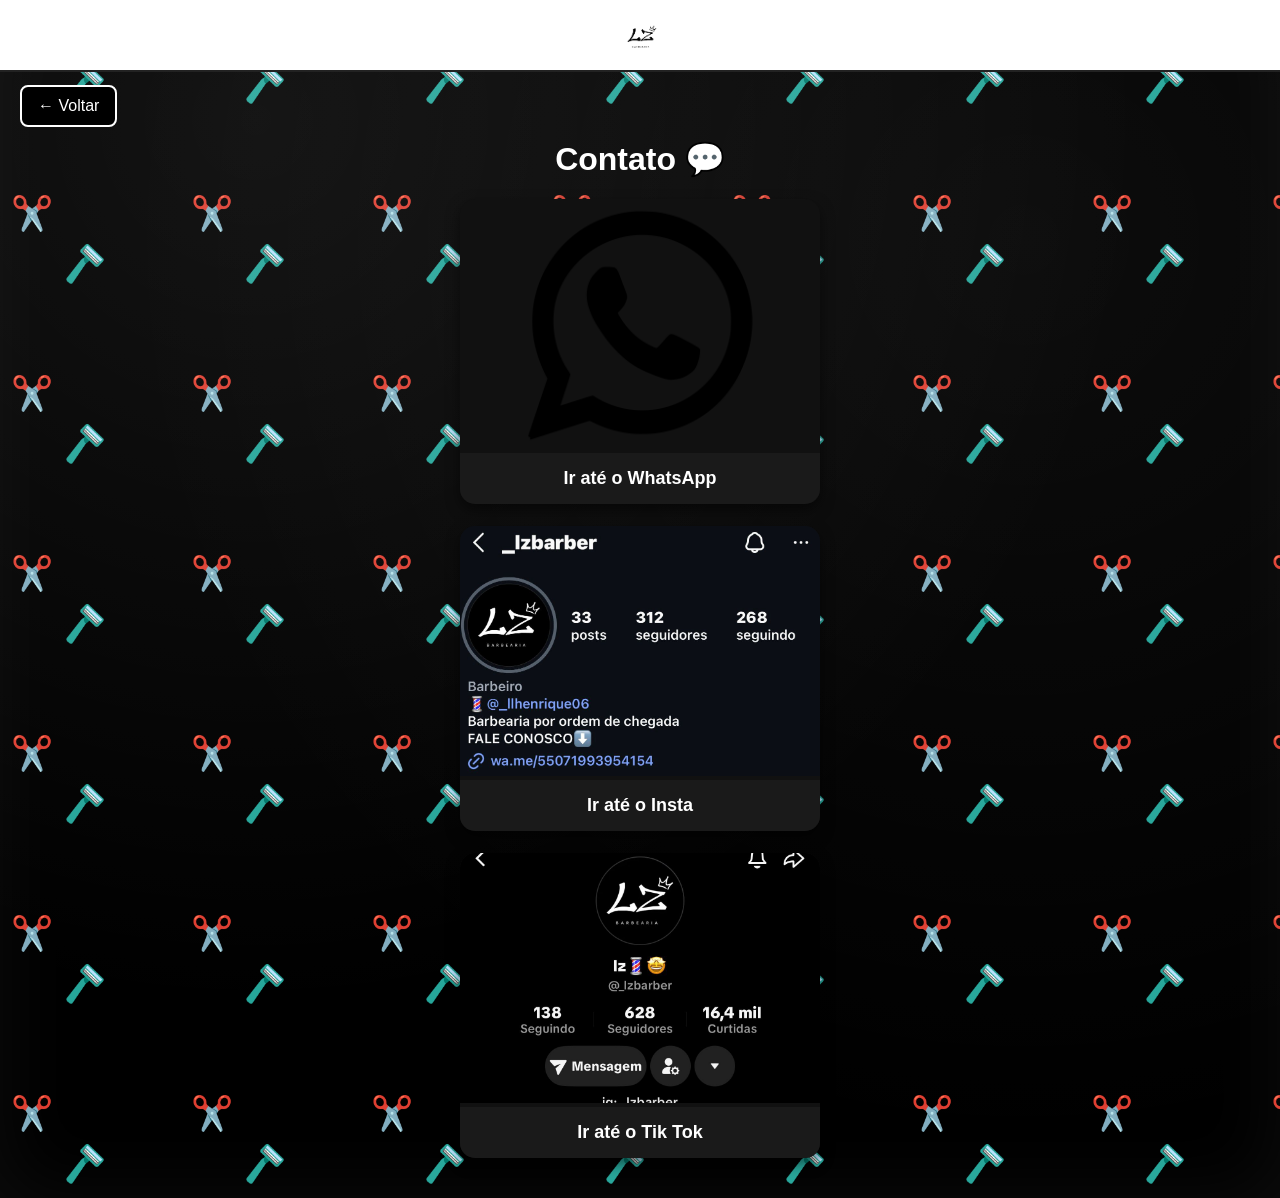
<file: contato.html>
<!DOCTYPE html>
<html lang="pt-BR">
<head>
    <meta charset="UTF-8">
    <meta name="viewport" content="width=device-width, initial-scale=1.0">
    <title>Contato - LZ Barber</title>

    <!-- AGORA O CSS CARREGA DE VERDADE -->
    <link rel="stylesheet" href="style.css">

    <style>
        /* ======================
           ENTRADA
        =======================*/
        .cont-page {
            opacity: 1 !important;
            padding: 120px 20px 40px;
            animation: contFadeIn 0.5s ease-out forwards;
        }

        @keyframes contFadeIn {
            from { opacity: 0; transform: translateY(40px); }
            to   { opacity: 1; transform: translateY(0); }
        }

        /* ======================
           SAÍDA
        =======================*/
        .exit {
            animation: contFadeOut 0.45s ease forwards !important;
        }

        @keyframes contFadeOut {
            from { opacity: 1; transform: translateY(0); }
            to   { opacity: 0; transform: translateY(40px); }
        }

        /* ======================
           BOTÃO VOLTAR
        =======================*/
        #voltarBtn {
            position: fixed;
            top: 85px;
            left: 20px;
            background: #000;
            color: #fff;
            border: 2px solid #fff;
            padding: 10px 16px;
            border-radius: 8px;
            font-size: 16px;
            cursor: pointer;
            z-index: 9000;
            transition: .25s;
        }

        #voltarBtn:hover {
            transform: scale(1.05);
        }

        /* ======================
           CARDS CONTATO
        =======================*/
        .contato-card {
            max-width: 360px;
            margin: 0 auto;
        }

        .contato-card .overlay h2 {
            font-size: 18px;
            font-weight: bold;
        }
    </style>
</head>

<body>

<!-- HEADER -->
<div class="header">
    <img src="img/branca.jpg" alt="">
</div>

<!-- BOTÃO VOLTAR -->
<button id="voltarBtn">← Voltar</button>

<!-- CONTEÚDO -->
<div id="contPage" class="cont-page">

    <h1>Contato 💬</h1>

    <div class="cards">

        <!-- WHATSAPP -->
        <div class="main-card contato-card" onclick="window.open('https://wa.me/5571993954154','_blank')">
            <img src="img/whats.png">
            <div class="overlay"><h2>Ir até o WhatsApp</h2></div>
        </div>

        <!-- INSTAGRAM -->
        <div class="main-card contato-card" onclick="window.open('https://instagram.com/_lzbarber','_blank')">
            <img src="img/insta.jpg">
            <div class="overlay"><h2>Ir até o Insta</h2></div>
        </div>

        <!-- TIKTOK -->
        <div class="main-card contato-card" onclick="window.open('https://www.tiktok.com/@_lzbarber','_blank')">
            <img src="img/tiktok.jpg">
            <div class="overlay"><h2>Ir até o Tik Tok</h2></div>
        </div>

    </div>

</div>

<script>
    document.getElementById("voltarBtn").addEventListener("click", () => {
        const page = document.getElementById("contPage");

        page.classList.add("exit");

        setTimeout(() => {
            window.location = "index.html";
        }, 350);
    });
</script>

</body>
</html>
</file>
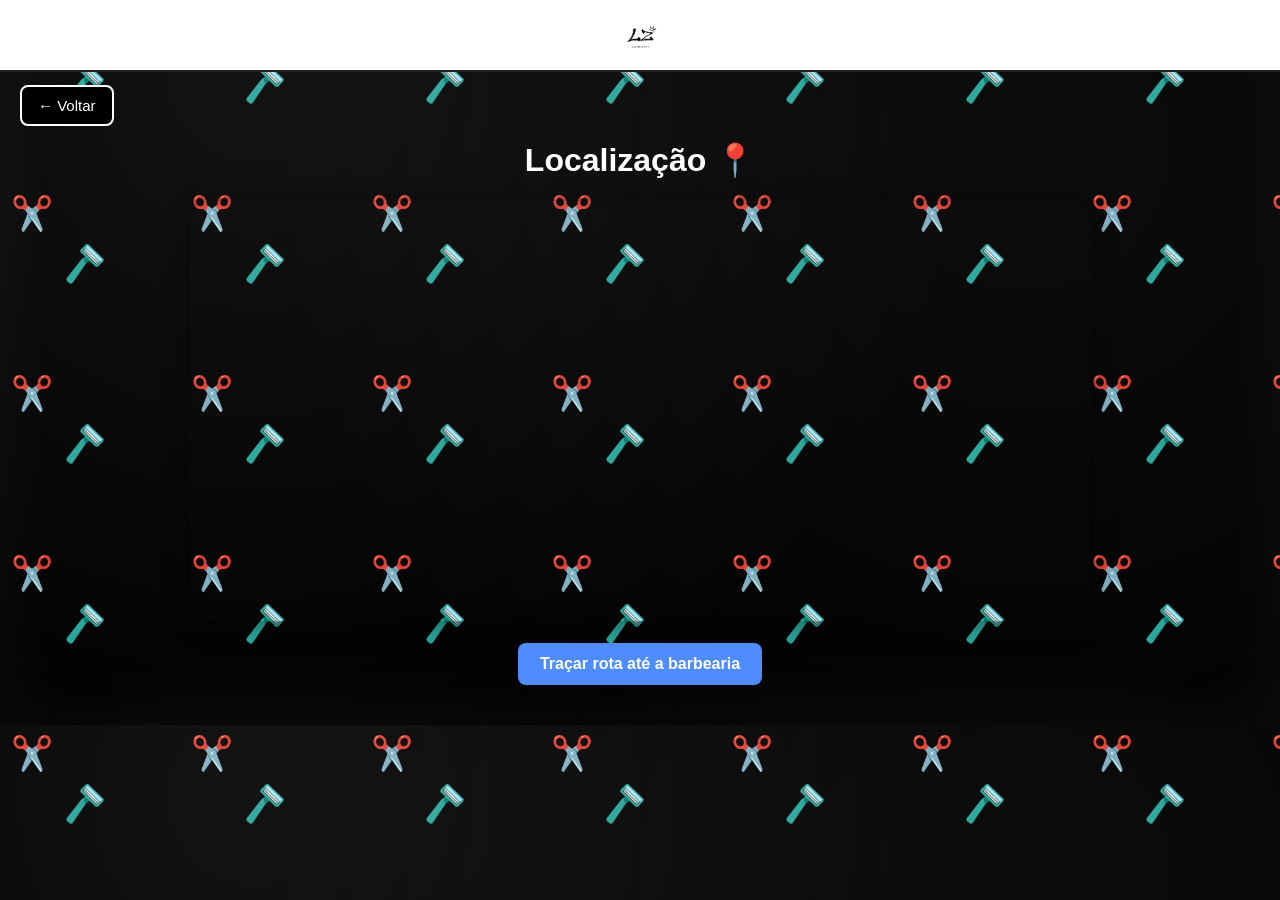
<file: localizacao.html>
<!DOCTYPE html>
<html lang="pt-BR">
<head>
    <meta charset="UTF-8">
    <meta name="viewport" content="width=device-width, initial-scale=1.0">
    <title>Localização - LZ Barber</title>

    <link rel="stylesheet" href="style.css">

    <style>
        /* container animado */
        .loc-container {
            animation: fadeInUp 0.6s ease forwards;
            opacity: 0;
            padding: 120px 20px 40px 20px;
            text-align: center;
        }

        @keyframes fadeInUp {
            from { opacity: 0; transform: translateY(40px); }
            to   { opacity: 1; transform: translateY(0); }
        }

        /* animação saída */
        .exit {
            animation: fadeOutDown 0.45s ease forwards !important;
        }

        @keyframes fadeOutDown {
            from { opacity: 1; transform: translateY(0); }
            to   { opacity: 0; transform: translateY(40px); }
        }

        /* MAPA */
        .map-box {
            width: 90%;
            max-width: 900px;
            height: 420px;
            margin: 0 auto;
            border-radius: 20px;
            overflow: hidden;
            box-shadow: 0 4px 25px rgba(0,0,0,0.4);
            animation: mapFade 1s ease forwards;
            opacity: 0;
        }

        @keyframes mapFade {
            from { opacity: 0; }
            to   { opacity: 1; }
        }

        iframe {
            width: 100%;
            height: 100%;
            border: none;
        }

        /* botão voltar fixo */
        .voltar-btn {
            position: fixed;
            top: 90px;
            left: 20px;
            background: #000;
            color: #fff;
            border: 2px solid #fff;
            padding: 10px 16px;
            border-radius: 8px;
            font-size: 15px;
            cursor: pointer;
            z-index: 3000;
            transition: .25s;
        }

        .voltar-btn:hover {
            transform: scale(1.05);
        }

        /* botão rota */
        .rota-btn {
            margin-top: 22px;
            background: #4f8cff;
            color: #fff;
            padding: 12px 22px;
            border-radius: 8px;
            font-weight: bold;
            font-size: 16px;
            border: none;
            cursor: pointer;
            transition: .25s;
        }
        .rota-btn:hover {
            transform: scale(1.05);
            background: #3e73d8;
        }
    </style>
</head>

<body>

<!-- HEADER -->
<div class="header">
    <img src="img/branca.jpg" alt="LZ Barber">
</div>

<!-- BOTÃO VOLTAR -->
<button class="voltar-btn" id="voltarBtn">← Voltar</button>

<!-- CONTEÚDO -->
<div id="locPage" class="loc-container">

    <h1>Localização 📍</h1>

    <div class="map-box">
        <iframe 
            src="https://www.google.com/maps/embed?pb=!1m18!1m12!1m3!1d3899.7018020664195!2d-38.4815092!3d-13.0044833!2m3!1f0!2f0!3f0!3m2!1i1024!2i768!4f13.1!3m3!1m2!1s0x7161b001786d395%3A0xc39df8cd136ca401!2slz%20Barber!5e0!3m2!1spt-BR!2sbr!4v1600000000000"
            allowfullscreen=""
            loading="lazy"
            referrerpolicy="no-referrer-when-downgrade">
        </iframe>
    </div>

    <button class="rota-btn"
        onclick="window.open('https://www.google.com/maps/dir/?api=1&destination=-13.0044885,-38.4789343','_blank')">
        Traçar rota até a barbearia
    </button>

</div>

<script>
    document.getElementById("voltarBtn").addEventListener("click", () => {
        const page = document.getElementById("locPage");
        page.classList.add("exit");

        setTimeout(() => {
            window.location = "index.html";
        }, 350);
    });
</script>

</body>
</html>
</file>
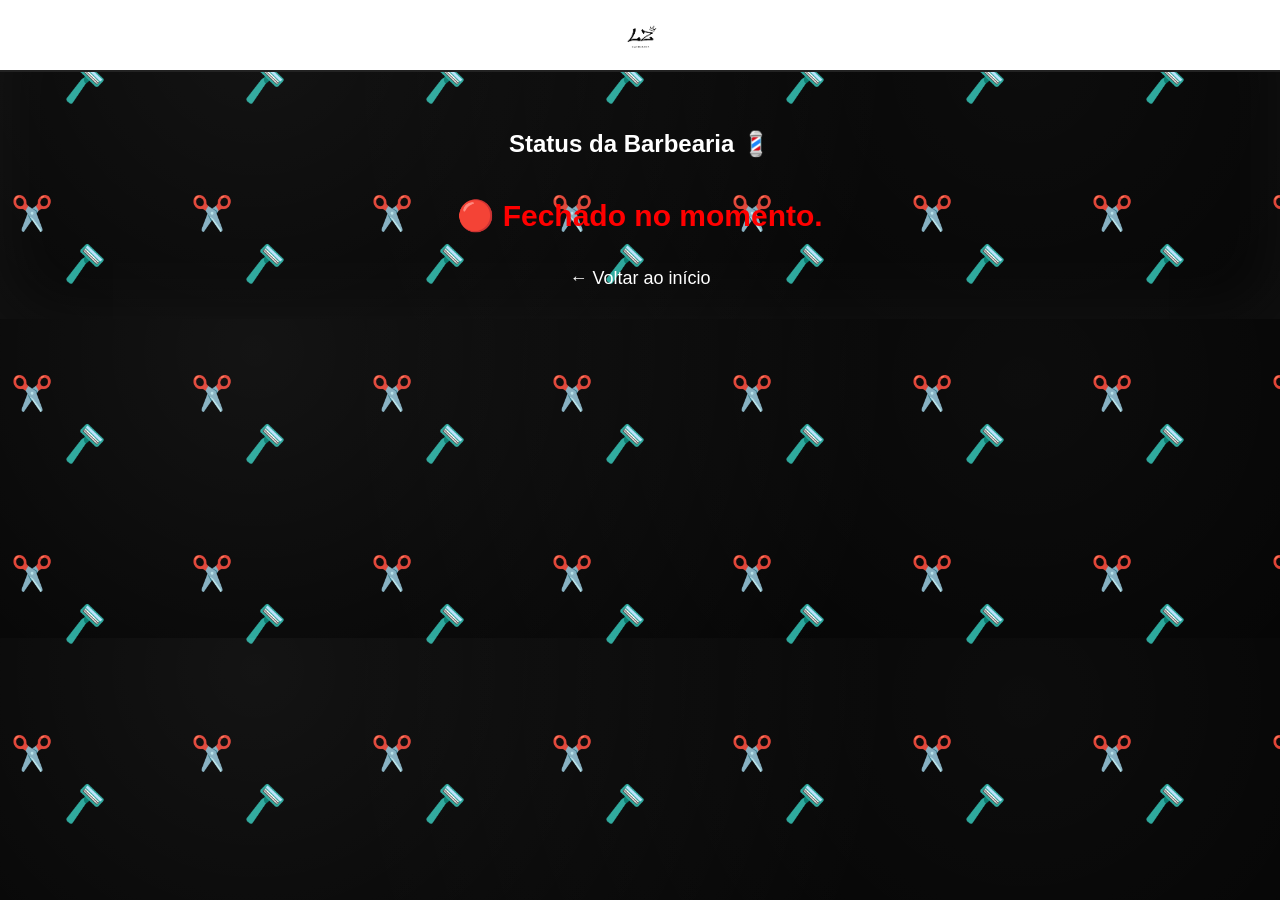
<file: status.html>
<!DOCTYPE html>
<html lang="pt-BR">
<head>
    <meta charset="UTF-8">
    <meta name="viewport" content="width=device-width, initial-scale=1.0">
    <title>Status da Barbearia</title>

    <link rel="stylesheet" href="style.css">
</head>
<body>

<!-- HEADER MESMO DO INDEX -->
<div class="header">
    <img src="img/branca.jpg" alt="LZ Barber">
</div>

<div id="app">

    <section class="page active">
        <h1>Status da Barbearia 💈</h1>

        <div style="text-align:center; margin-top:40px;">
            <h2 style="font-size:30px;">
                <span id="statusIcon">🟡</span>
                <span id="statusText">Carregando...</span>
            </h2>

            <button class="back-btn" onclick="window.location='index.html'">
                ← Voltar ao início
            </button>
        </div>

    </section>

</div>

<script>
    // LER STATUS DEFINIDO NO PAINEL
    function carregarStatus() {
        let estado = localStorage.getItem("estadoBarbearia");

        const statusText = document.getElementById("statusText");
        const statusIcon = document.getElementById("statusIcon");

        if (!estado) {
            estado = "fechada";
        }

        if (estado === "aberta") {
            statusText.textContent = "Estamos abertos!";
            statusText.style.color = "lightgreen";
            statusIcon.textContent = "🟢";
        } else {
            statusText.textContent = "Fechado no momento.";
            statusText.style.color = "red";
            statusIcon.textContent = "🔴";
        }
    }

    carregarStatus();
</script>

</body>
</html>
</file>
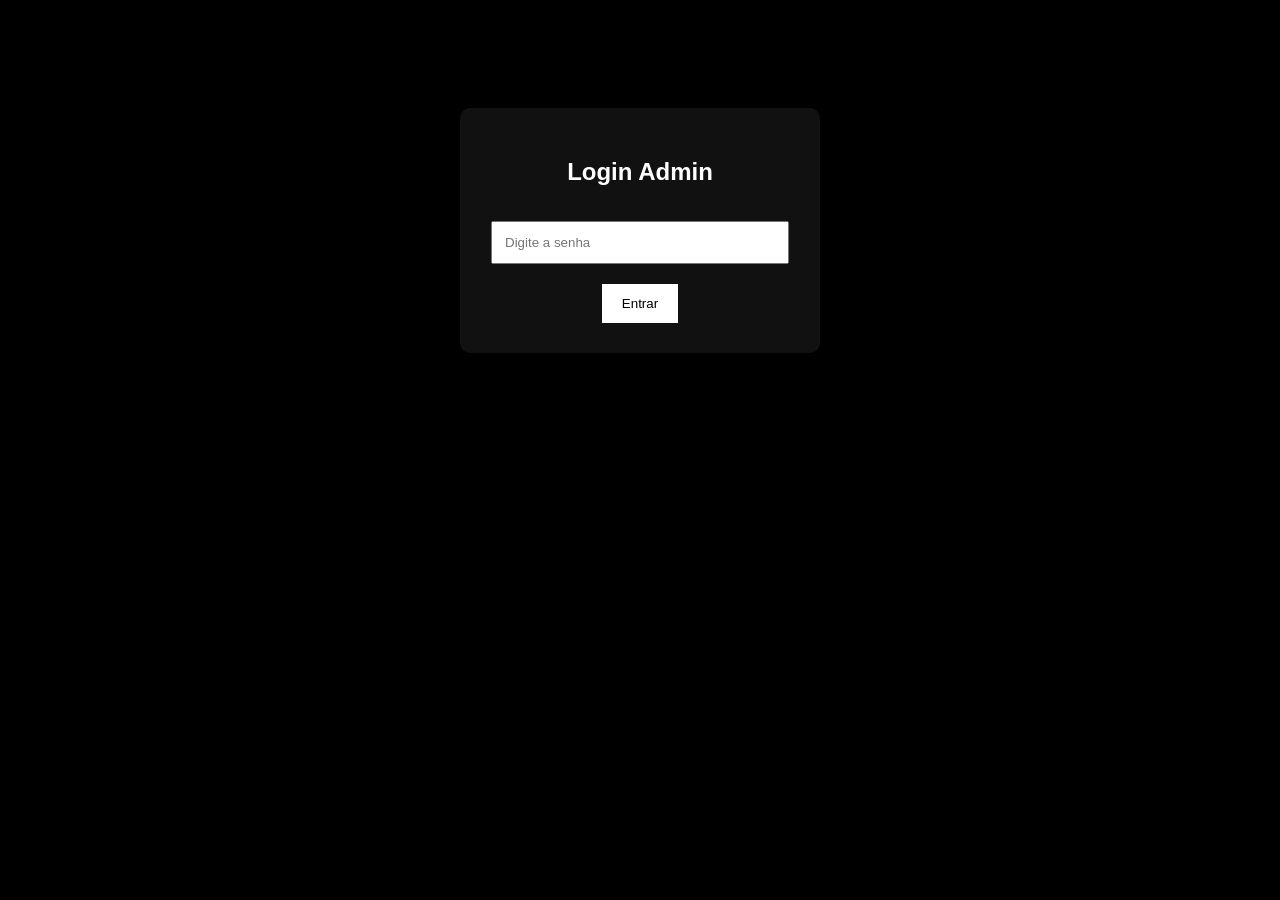
<file: admin/login.html>
<!DOCTYPE html>
<html lang="pt-BR">
<head>
<meta charset="UTF-8">
<meta name="viewport" content="width=device-width, initial-scale=1.0">
<title>LZ Barber - Login Admin</title>

<style>
body {
    background: #000;
    color: #fff;
    font-family: Arial;
    text-align: center;
    padding-top: 100px;
}
.box {
    background: #111;
    padding: 30px;
    width: 300px;
    margin: auto;
    border-radius: 10px;
}
input {
    width: 90%;
    padding: 12px;
    margin-top: 15px;
}
button {
    margin-top: 20px;
    padding: 12px 20px;
    background: #fff;
    border: none;
    cursor: pointer;
}
</style>
</head>

<body>

<div class="box">
    <h2>Login Admin</h2>
    <input type="password" id="senha" placeholder="Digite a senha">
    <button onclick="login()">Entrar</button>
</div>

<div id="erro" style="margin-top:15px;color:red;font-weight:bold;"></div>

<script src="../auth.js"></script>
</body>
</html>
</file>
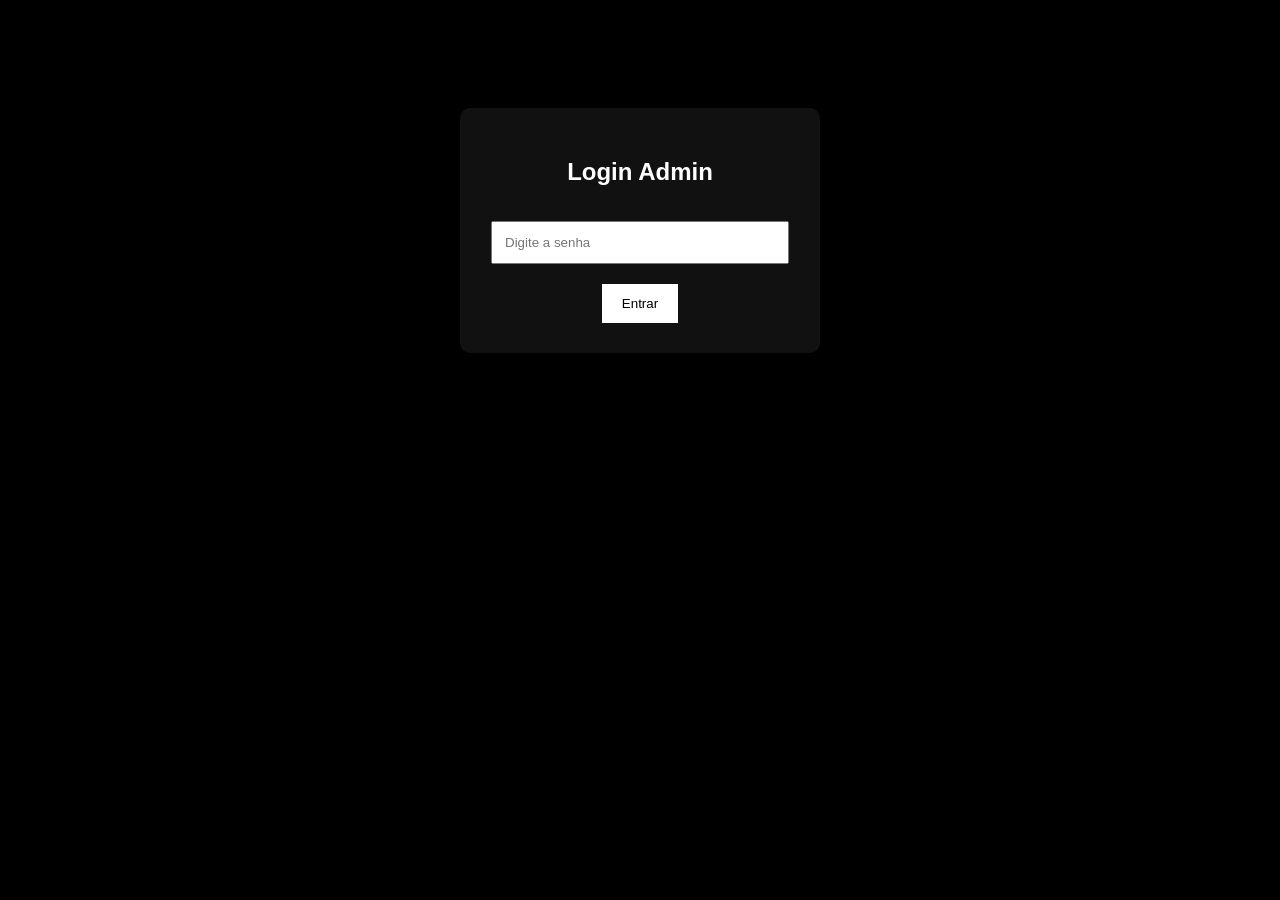
<file: admin/painel.html>
<!DOCTYPE html>
<html lang="pt-BR">
<head>
<meta charset="UTF-8">
<meta name="viewport" content="width=device-width, initial-scale=1.0">
<title>Painel Admin</title>

<style>
body{
    background:#000;
    color:#fff;
    padding:30px;
    font-family:Arial;
}
button{
    padding:10px 15px;
    background:#fff;
    border:none;
    cursor:pointer;
    margin-top:20px;
}
.status-box, .notif-box{
    margin-top:40px;
    background:#111;
    padding:20px;
    border-radius:10px;
    width:320px;
    text-align:center;
    margin-bottom:30px;
}
input{
    width:90%;
    padding:10px;
    margin-top:10px;
    border:none;
    border-radius:5px;
}
</style>
</head>

<body>

<h1>Painel Admin</h1>
<p>Bem-vindo à área privada.</p>

<!-- STATUS DA BARBEARIA -->
<div class="status-box">
    <h2>Status da Barbearia:</h2>
    <h1 id="statusTexto">Carregando...</h1>

    <button id="btnToggle" onclick="toggleStatus()">Carregar...</button>
</div>

<div class="notif-box">
    <h2>Abrir Instagram</h2>
    <p>Toque para abrir o Instagram e postar nos stories.</p>
    <button onclick="abrirInstagram()">Abrir Instagram</button>
</div>

<!-- ENVIAR MENSAGEM PARA WHATSAPP -->
<div class="notif-box">
    <h2>Enviar Mensagem no WhatsApp</h2>
    <p>Enviar mensagem no grupo da barbearia no WhatsApp:</p>
    <button onclick="enviarWpp()">Enviar no WhatsApp</button>
</div>
<button onclick="copiarEabrir()">Copiar texto e ir pro wpp(aberto ou fechado)</button>
<p id="statusCopyMsg" style="color:lightgreen; margin-top:10px;"></p>

<div class="notif-box">
    <h2>Baixar imagem do Story</h2>
    <p>Clique para baixar a imagem pronta para postar.</p>
    <button onclick="baixarImagem()">Baixar imagem</button>
</div>

<!-- BOTÃO DE SAIR -->
<button onclick="logout()" style="background:red;color:white;">Sair</button>

<script src="../auth.js"></script>

</body>
</html>
</file>
<file: style.css>
/* ============================================================
   HEADER + MENU BUTTON
============================================================ */
.header {
    position: fixed;
    top: 0;
    left: 0;
    width: 100%;
    height: 70px;
    background: #fff;
    border-bottom: 2px solid #222;
    display: flex;
    justify-content: center;
    align-items: center;
    z-index: 2000;
}

.header img {
    height: 55px;
}

/* Botão do menu (☰) – sempre visível */
.menu-button {
    position: fixed;
    top: 12px;
    right: 15px;
    font-size: 32px;
    cursor: pointer;
    color: #000;
    z-index: 3000;
}

/* Empurra página abaixo do header */
#app {
    padding-top: 90px;
}

/* ============================================================
   FUNDO ANIMADO PREMIUM
============================================================ */
html { scroll-behavior: smooth; }

body {
    margin: 0;
    font-family: Arial, sans-serif;
    color: #fff;
    background: #000;
    animation: bgmove 18s infinite alternate ease-in-out;
    background-image:
        radial-gradient(circle at 20% 10%, rgba(255,255,255,0.08), transparent 60%),
        radial-gradient(circle at 80% 20%, rgba(255,255,255,0.05), transparent 65%),
        url("data:image/svg+xml;utf8,<svg xmlns='http://www.w3.org/2000/svg' width='160' height='160' opacity='10'><text x='10' y='40' font-size='30'>✂️</text><text x='55' y='85' font-size='32'>🪒</text></svg>");
    background-size: cover, cover, 180px;
    background-repeat: repeat;
    box-shadow: inset 0 0 80px rgba(255,255,255,0.05);
}

@keyframes bgmove {
    from { background-position: 0 0, 0 0, 0 0; }
    to   { background-position: -60px -40px, 40px -60px, 30px 50px; }
}

/* ============================================================
   TRANSIÇÃO ENTRE ABAS
============================================================ */
.page {
    display: none;
    opacity: 0;
    transform: translateY(10px);
    transition: 0.35s ease;
    padding: 20px;
}

.page.active {
    display: block;
    opacity: 1;
    transform: translateY(0);
}

.page h1 {
    text-align: center;
    color: #fff;
}

/* ============================================================
   CARDS (internos e principais)
============================================================ */
.cards {
    display: flex;
    flex-direction: column;
    gap: 22px;
    align-items: center;
}

.card,
.main-card {
    width: 100%;
    max-width: 360px;
    background: #111;
    border-radius: 15px;
    overflow: hidden;
    cursor: pointer;
    box-shadow: 0 6px 14px rgba(0,0,0,0.5);
    opacity: 0;
    animation: fadeUp 0.6s forwards;
    transform-style: preserve-3d;
    transition: transform 0.35s ease, box-shadow 0.3s ease;
}

/* FOTO */
.card img,
.main-card img {
    width: 100%;
    height: 250px;
    object-fit: cover;
}

/* TEXTO DO CARD */
.overlay {
    background: #1a1a1a;
    padding: 15px;
}

.overlay h2,
.card p {
    margin: 0;
    color: #fff;
    font-size: 18px;
    font-weight: bold;
}

/* 3D */
.card:hover,
.main-card:hover {
    transform: perspective(900px) scale(1.05) rotateX(5deg) rotateY(-6deg);
    box-shadow: 0 20px 35px rgba(0,0,0,0.4);
}

.card:active,
.main-card:active {
    transform: scale(0.92);
}

/* ============================================================
   MAPA
============================================================ */
.map {
    width: 100%;
    height: 350px;
    border: none;
    border-radius: 10px;
}

/* ============================================================
   MENU LATERAL (ZEBRA + ON/OFF)
============================================================ */
.dropdown-menu {
    position: fixed;
    top: 0;
    right: 0;
    width: 190px;
    height: 100vh;
    background: #fff;
    transform: translateX(100%);
    transition: 0.35s ease;
    z-index: 2500;
    padding-top: 90px;
    border-left: 1px solid #ddd;
}

.dropdown-menu.open {
    transform: translateX(0);
}

.menu-item {
    width: 100%;
    padding: 18px 25px;
    border: none;
    text-align: left;
    font-size: 18px;
    cursor: pointer;
    border-bottom: 1px solid rgba(0,0,0,0.1);
    font-weight: 600;
}

/* Zebra */
.menu-item:nth-child(odd) {
    background: #000;
    color: #fff;
}

.menu-item:nth-child(even) {
    background: #fff;
    color: #000;
}

.menu-item:hover {
    filter: brightness(0.85);
}

/* Aba ativa */
.menu-item.active {
    border-left: 6px solid #4f8cff;
    background: linear-gradient(90deg, rgba(79,140,255,0.14), transparent 60%);
    transform: translateX(4px);
}

/* ============================================================
   BOTÃO VOLTAR
============================================================ */
.back-btn {
    background: none;
    border: none;
    color: #fff;
    font-size: 18px;
    cursor: pointer;
    padding: 10px;
    transition: .25s;
}

.back-btn:active {
    transform: scale(0.92);
    opacity: 0.6;
}

/* ============================================================
   ANIMAÇÃO GERAL
============================================================ */
@keyframes fadeUp {
    from { opacity: 0; transform: translateY(20px); }
    to   { opacity: 1; transform: translateY(0); }
}
/* Centraliza o conteúdo da página de contato */
.cont-page {
    text-align: center;
    display: flex;
    flex-direction: column;
    align-items: center;
}

/* Garante que o título fique centralizado sem depender das margens */
.cont-page h1 {
    width: 100%;
    text-align: center;
    margin-top: 20px;
}

/* Garante que o botão voltar NÃO empurre o conteúdo */
#voltarBtn {
    position: fixed;
    left: 20px;
    top: 85px;
    z-index: 5000;
}

/* Cards SEMPRE centralizados */
.cards {
    width: 100%;
    display: flex;
    flex-direction: column;
    gap: 22px;
    align-items: center;
    justify-content: center;
}
/* ===========================
   MELHORAR FUNDO NO MOBILE
=========================== */

@media (max-width: 600px) {

    body {
        /* aumenta a visibilidade dos desenhos */
        background-image:
            radial-gradient(circle at 20% 10%, rgba(255,255,255,0.06) 0%, rgba(0,0,0,0) 60%),
            radial-gradient(circle at 80% 20%, rgba(255,255,255,0.04) 0%, rgba(0,0,0,0) 65%),
            url("data:image/svg+xml;utf8,<svg xmlns='http://www.w3.org/2000/svg' width='110' height='110' opacity='0.20'><text x='10' y='40' font-size='26'>✂️</text><text x='55' y='85' font-size='28'>🪒</text></svg>");

        /* ícones menores → aparecem mais vezes */
        background-size: cover, cover, 110px;

        /* sombra interna mais fraca */
        box-shadow: inset 0 0 40px rgba(255,255,255,0.03);
    }
}
.spotify-box {
    width: 90%;
    max-width: 420px;
    margin: 0 auto 25px auto;
    border-radius: 14px;
    overflow: hidden;
    box-shadow: 0 10px 25px rgba(0,0,0,0.4);
}
/* BOTÃO DE MÚSICA (PLAY/PAUSE) */
.music-btn {
    position: fixed;
    bottom: 20px;
    right: 20px;

    background: #000;
    color: #fff;

    padding: 12px 14px;
    border-radius: 50%;

    font-size: 22px;
    font-weight: bold;

    cursor: pointer;

    box-shadow: 0 4px 18px rgba(0,0,0,0.4);

    z-index: 9999;
    transition: transform .2s ease;
}

.music-btn:active {
    transform: scale(0.85);
}
</file>
